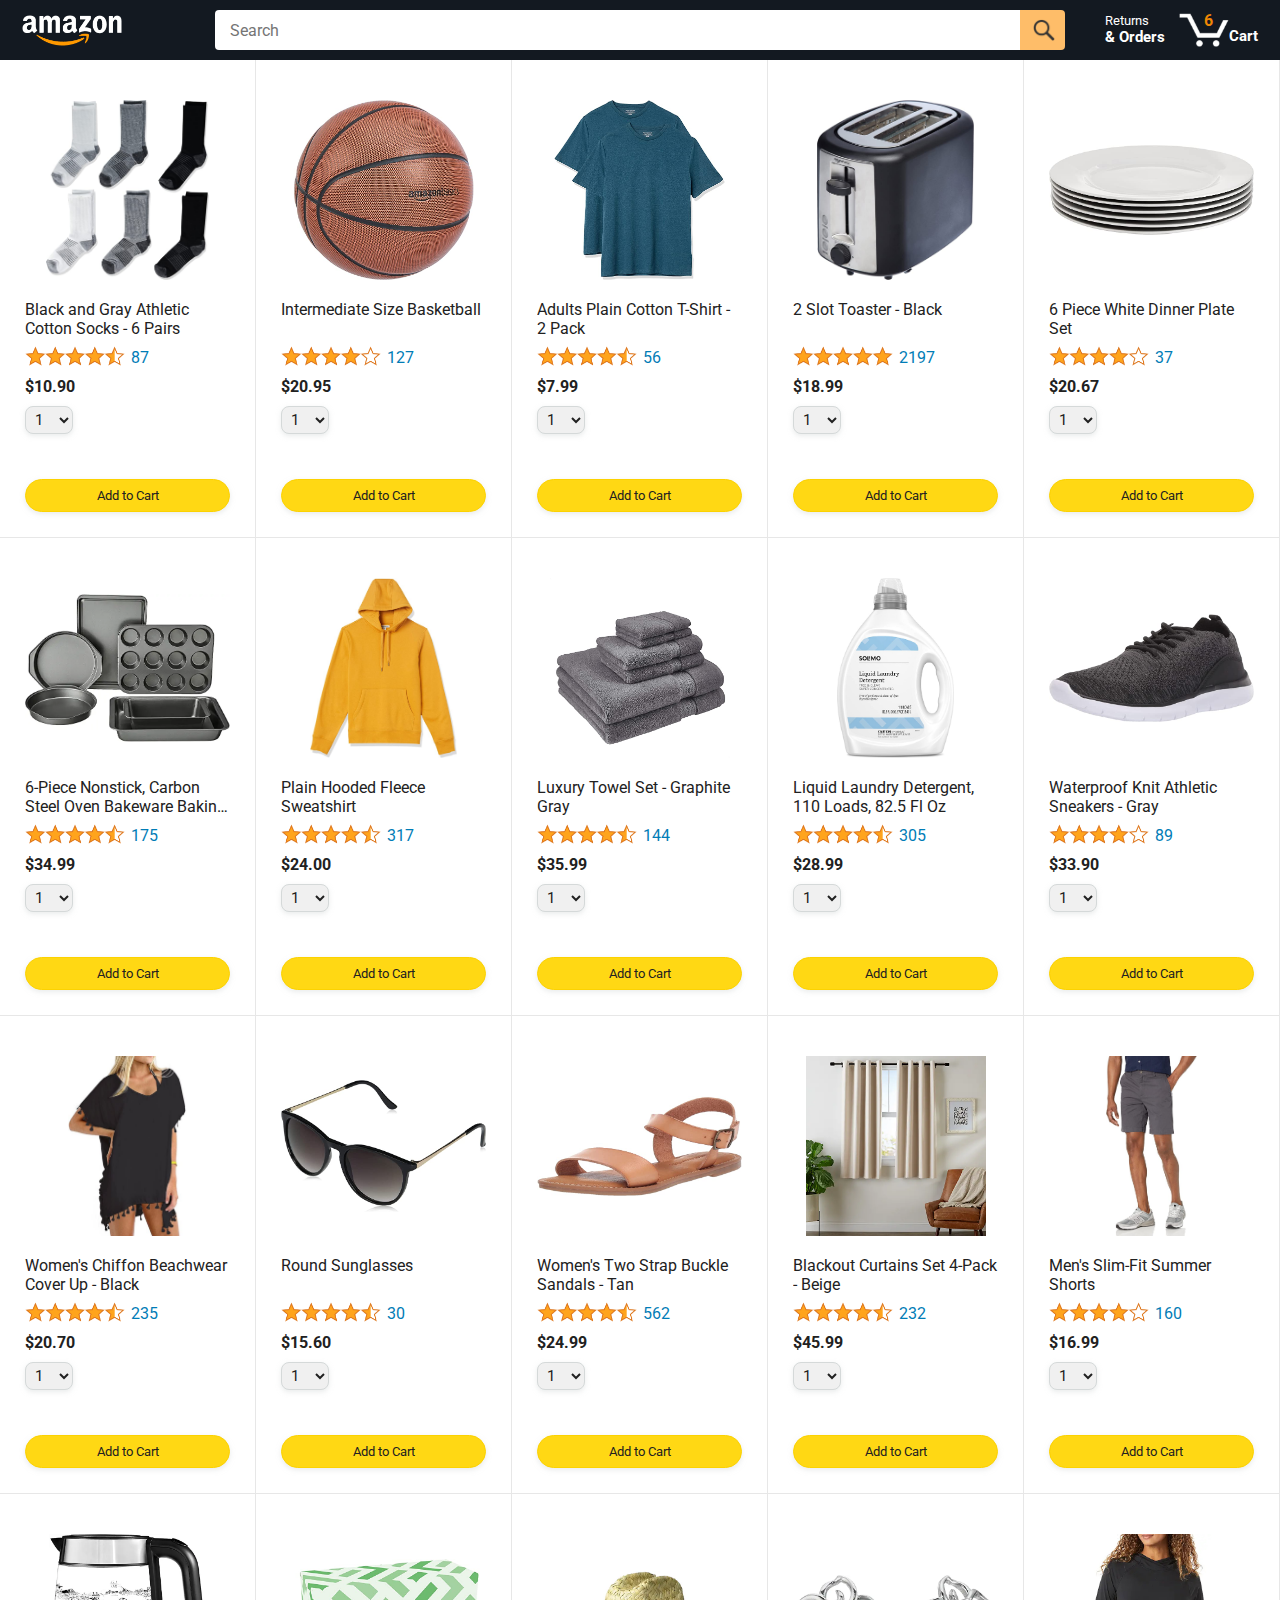
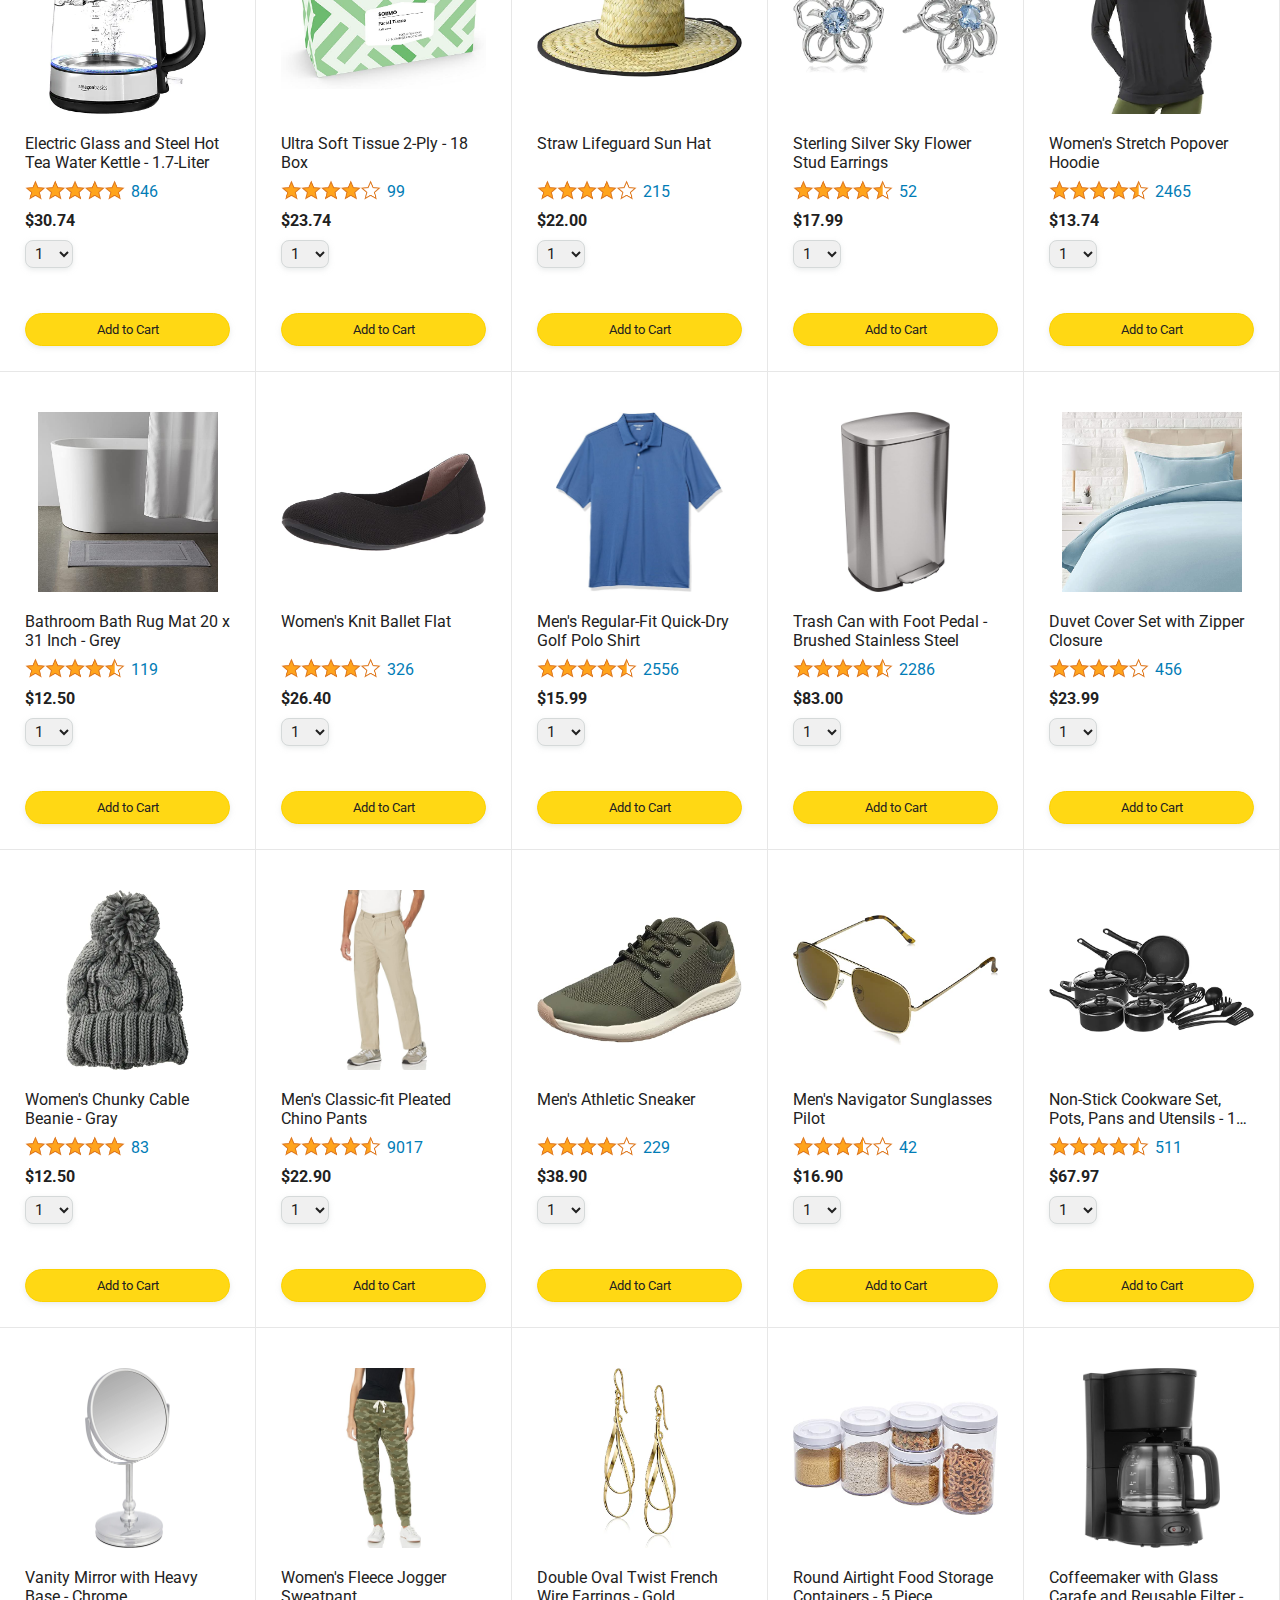
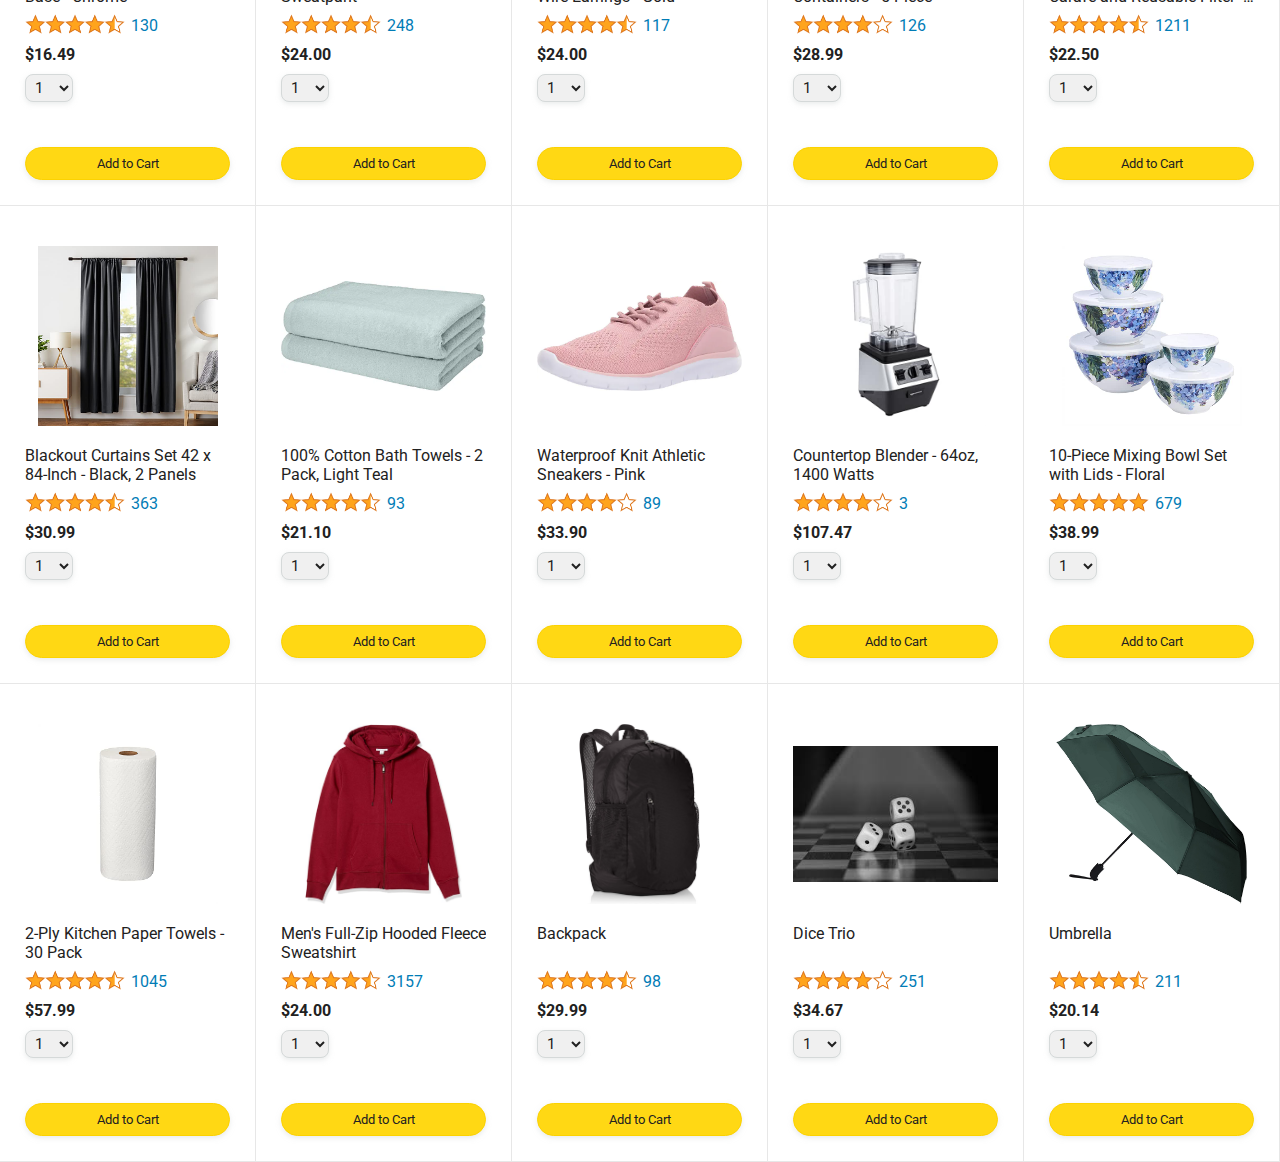
<file: index.html>
<!DOCTYPE html>
<html>
  <head>
    <title>Amazon Project</title>

    <!-- This code is needed for responsive design to work.
      (Responsive design = make the website look good on
      smaller screen sizes like a phone or a tablet). -->
    <meta name="viewport" content="width=device-width, initial-scale=1">

    <!-- Load a font called Roboto from Google Fonts. -->
    <link rel="preconnect" href="https://fonts.googleapis.com">
    <link rel="preconnect" href="https://fonts.gstatic.com" crossorigin>
    <link href="https://fonts.googleapis.com/css2?family=Roboto:wght@400;500;700&display=swap" rel="stylesheet">

    <!-- Here are the CSS files for this page. -->
    <link rel="stylesheet" href="styles/shared/general.css">
    <link rel="stylesheet" href="styles/shared/amazon-header.css">
    <link rel="stylesheet" href="styles/pages/amazon.css">
  </head>
  <body>
    <div class="amazon-header">
      <div class="amazon-header-left-section">
        <a href="amazon.html" class="header-link">
          <img class="amazon-logo"
            src="images/amazon-logo-white.png">
          <img class="amazon-mobile-logo"
            src="images/amazon-mobile-logo-white.png">
        </a>
      </div>

      <div class="amazon-header-middle-section">
        <input class="search-bar" type="text" placeholder="Search">

        <button class="search-button">
          <img class="search-icon" src="images/icons/search-icon.png">
        </button>
      </div>

      <div class="amazon-header-right-section">
        <a class="orders-link header-link" href="orders.html">
          <span class="returns-text">Returns</span>
          <span class="orders-text">& Orders</span>
        </a>

        <a class="cart-link header-link" href="checkout.html">
          <img class="cart-icon" src="images/icons/cart-icon.png">
          <div class="cart-quantity js-cart-quantity"></div>
          <div class="cart-text">Cart</div>
        </a>
      </div>
    </div>
    
    <div class="main">
      <div class="products-grid">
        <!-- HTML generated using javascript -->
      </div>
    </div>


    <!-- <script src="data/products.js"></script> -->
    <script type="module" src="scripts/amazon.js"></script>
  </body>
</html>
</file>
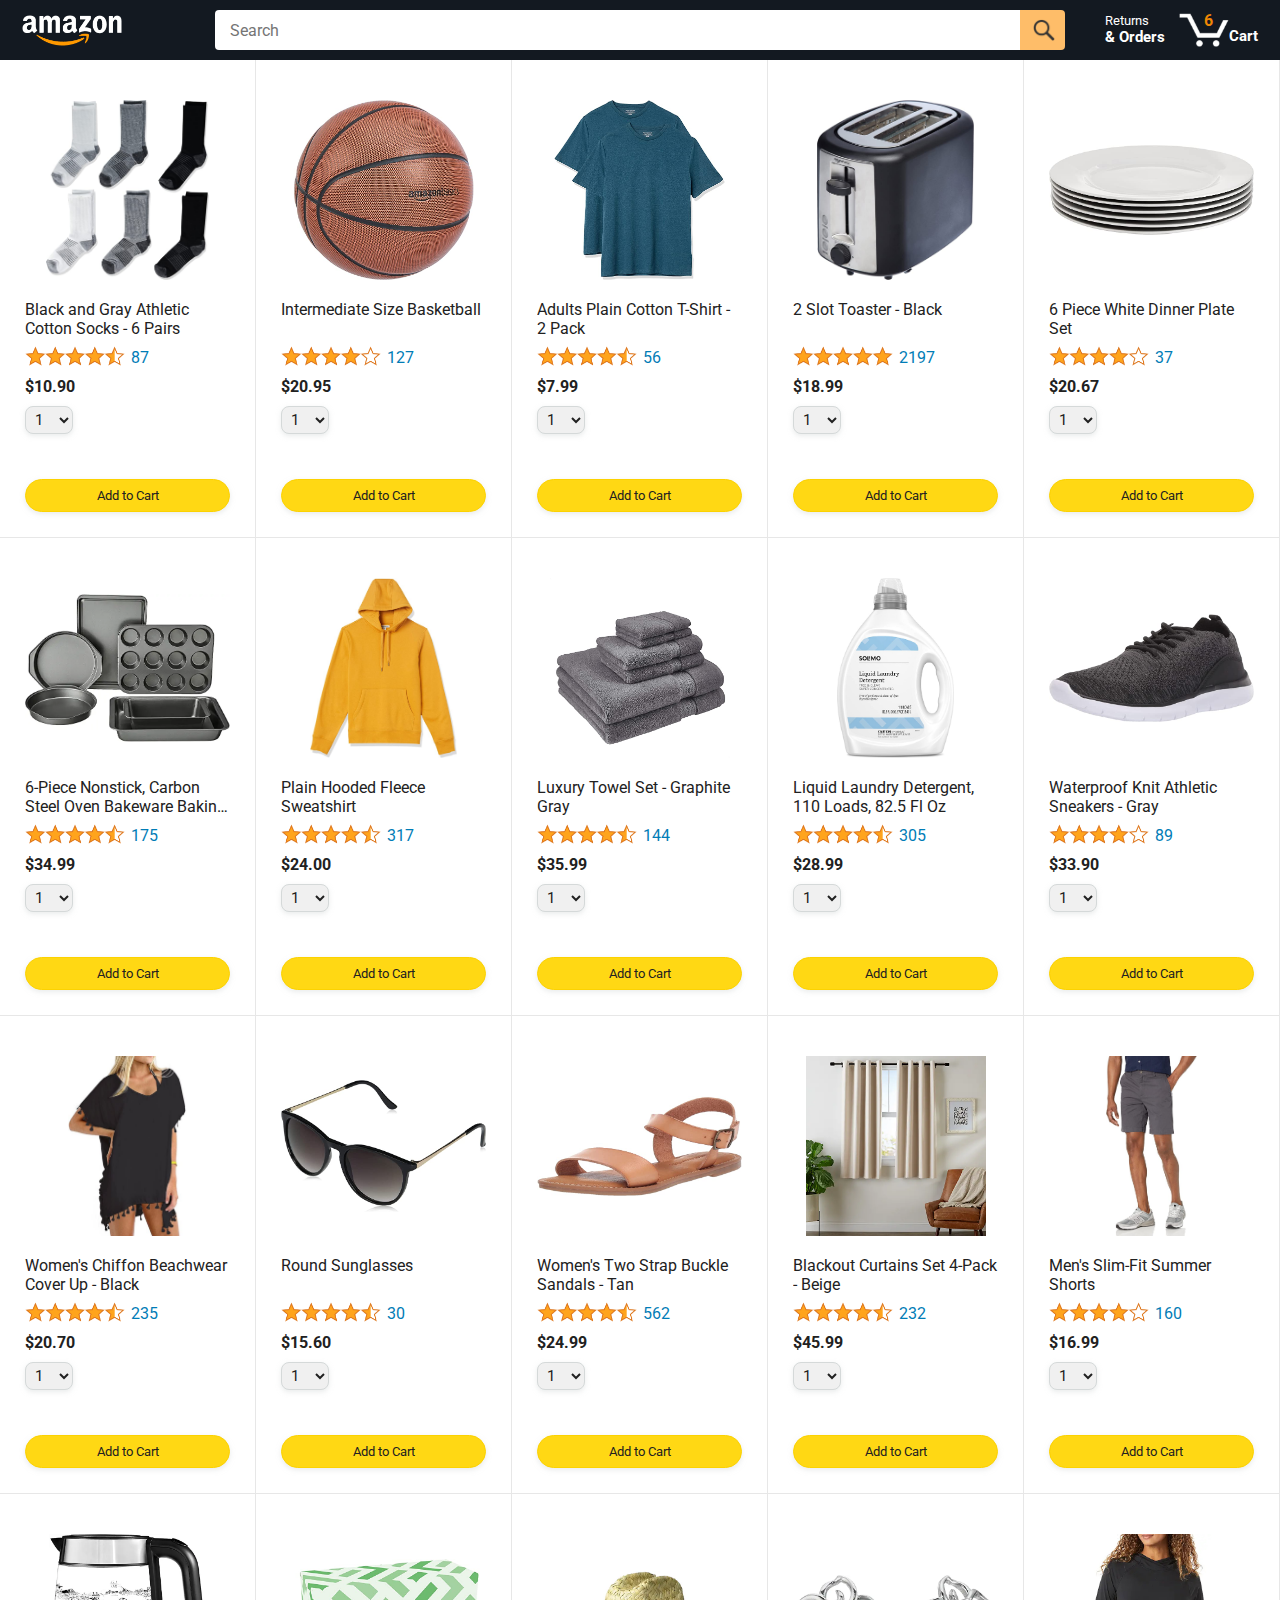
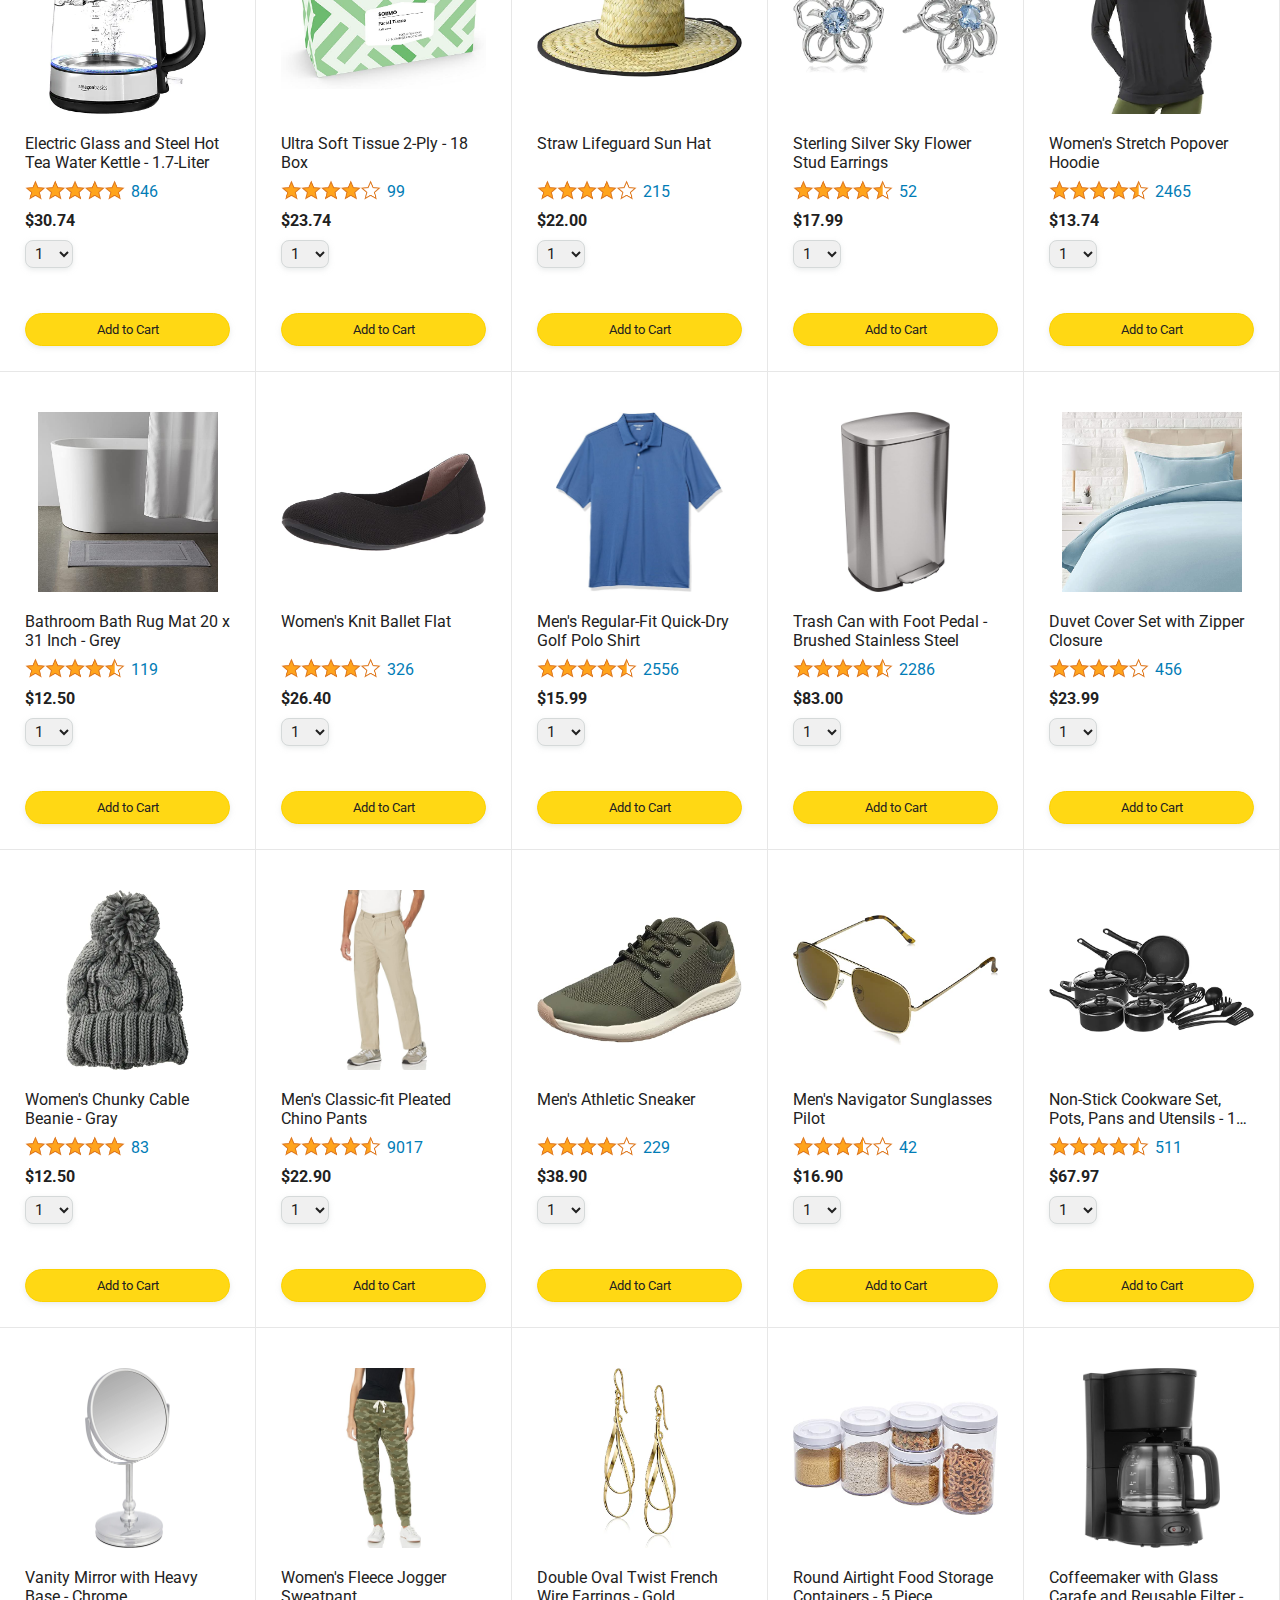
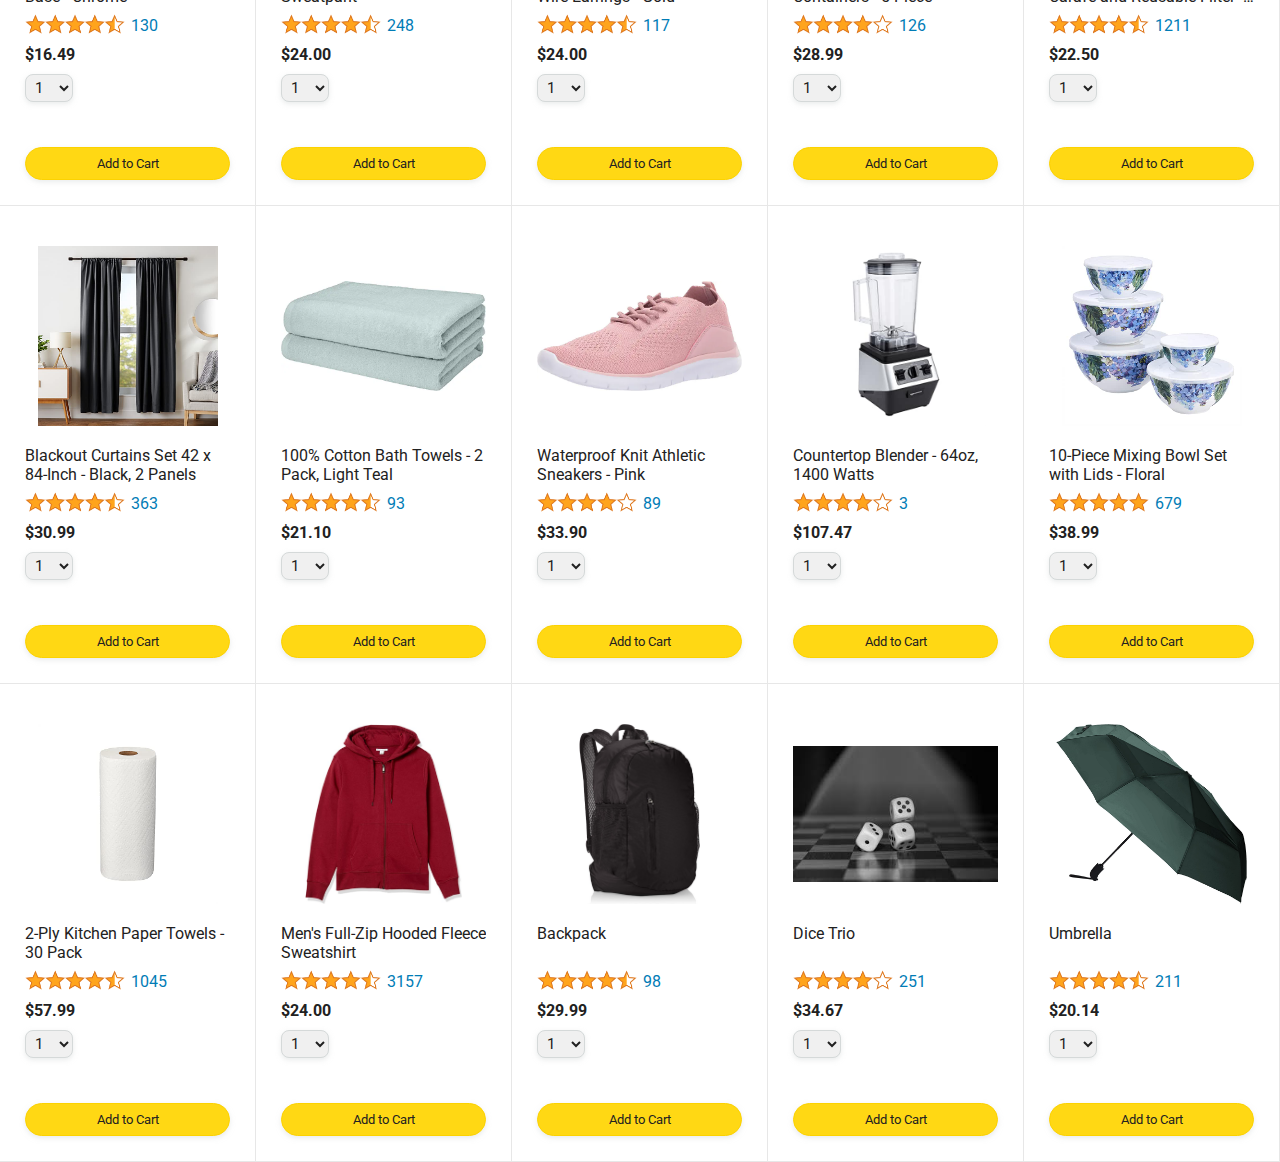
<file: amazon.html>
<!DOCTYPE html>
<html>
  <head>
    <title>Amazon Project</title>

    <!-- This code is needed for responsive design to work.
      (Responsive design = make the website look good on
      smaller screen sizes like a phone or a tablet). -->
    <meta name="viewport" content="width=device-width, initial-scale=1">

    <!-- Load a font called Roboto from Google Fonts. -->
    <link rel="preconnect" href="https://fonts.googleapis.com">
    <link rel="preconnect" href="https://fonts.gstatic.com" crossorigin>
    <link href="https://fonts.googleapis.com/css2?family=Roboto:wght@400;500;700&display=swap" rel="stylesheet">

    <!-- Here are the CSS files for this page. -->
    <link rel="stylesheet" href="styles/shared/general.css">
    <link rel="stylesheet" href="styles/shared/amazon-header.css">
    <link rel="stylesheet" href="styles/pages/amazon.css">
  </head>
  <body>
    <div class="amazon-header">
      <div class="amazon-header-left-section">
        <a href="amazon.html" class="header-link">
          <img class="amazon-logo"
            src="images/amazon-logo-white.png">
          <img class="amazon-mobile-logo"
            src="images/amazon-mobile-logo-white.png">
        </a>
      </div>

      <div class="amazon-header-middle-section">
        <input class="search-bar" type="text" placeholder="Search">

        <button class="search-button">
          <img class="search-icon" src="images/icons/search-icon.png">
        </button>
      </div>

      <div class="amazon-header-right-section">
        <a class="orders-link header-link" href="orders.html">
          <span class="returns-text">Returns</span>
          <span class="orders-text">& Orders</span>
        </a>

        <a class="cart-link header-link" href="checkout.html">
          <img class="cart-icon" src="images/icons/cart-icon.png">
          <div class="cart-quantity js-cart-quantity"></div>
          <div class="cart-text">Cart</div>
        </a>
      </div>
    </div>
    
    <div class="main">
      <div class="products-grid">
        <!-- HTML generated using javascript -->
      </div>
    </div>


    <!-- <script src="data/products.js"></script> -->
    <script type="module" src="scripts/amazon.js"></script>
  </body>
</html>
</file>
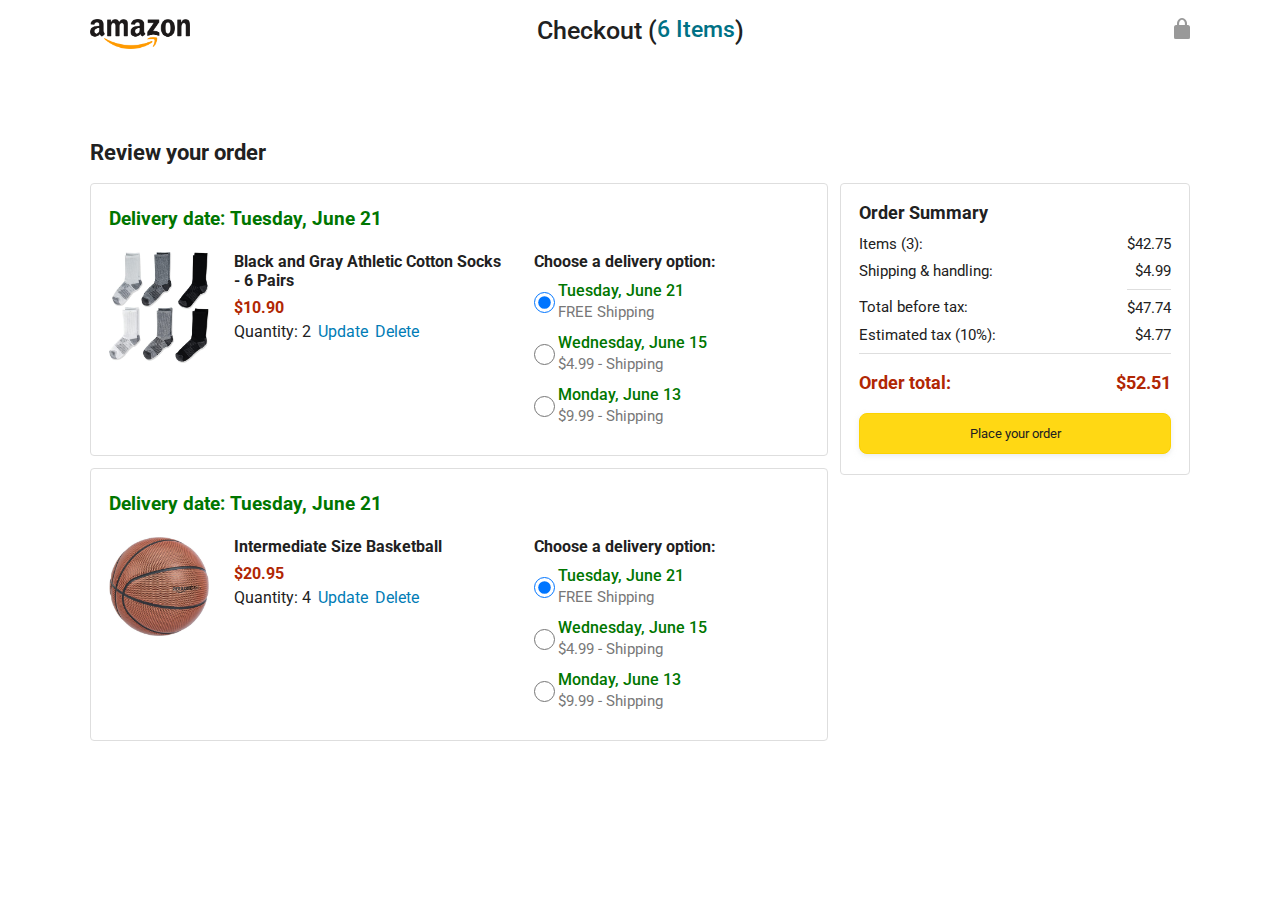
<file: checkout.html>
<!DOCTYPE html>
<html>
  <head>
    <title>Checkout</title>

    <!-- This code is needed for responsive design to work.
      (Responsive design = make the website look good on
      smaller screen sizes like a phone or a tablet). -->
    <meta name="viewport" content="width=device-width, initial-scale=1">

    <!-- Load a font called Roboto from Google Fonts. -->
    <link rel="preconnect" href="https://fonts.googleapis.com">
    <link rel="preconnect" href="https://fonts.gstatic.com" crossorigin>
    <link href="https://fonts.googleapis.com/css2?family=Roboto:wght@400;500;700&display=swap" rel="stylesheet">

    <!-- Here are the CSS files for this page. -->
    <link rel="stylesheet" href="styles/shared/general.css">
    <link rel="stylesheet" href="styles/pages/checkout/checkout-header.css">
    <link rel="stylesheet" href="styles/pages/checkout/checkout.css">
  </head>
  <body>
    <div class="checkout-header">
      <div class="header-content">
        <div class="checkout-header-left-section">
          <a href="amazon.html">
            <img class="amazon-logo" src="images/amazon-logo.png">
            <img class="amazon-mobile-logo" src="images/amazon-mobile-logo.png">
          </a>
        </div>

        <div class="checkout-header-middle-section ">
          Checkout (<a class="return-to-home-link js-return-to-home-link"
            href="amazon.html"></a>)
            <!-- Checkout() -->
        </div>

        <div class="checkout-header-right-section">
          <img src="images/icons/checkout-lock-icon.png">
        </div>
      </div>
    </div>

    <div class="main">
      <div class="page-title">Review your order</div>

      <div class="checkout-grid">
        <div class="order-summary js-order-summary">

        </div>

        <div class="payment-summary">
          <div class="payment-summary-title">
            Order Summary
          </div>

          <div class="payment-summary-row">
            <div>Items (3):</div>
            <div class="payment-summary-money">$42.75</div>
          </div>

          <div class="payment-summary-row">
            <div>Shipping &amp; handling:</div>
            <div class="payment-summary-money">$4.99</div>
          </div>

          <div class="payment-summary-row subtotal-row">
            <div>Total before tax:</div>
            <div class="payment-summary-money">$47.74</div>
          </div>

          <div class="payment-summary-row">
            <div>Estimated tax (10%):</div>
            <div class="payment-summary-money">$4.77</div>
          </div>

          <div class="payment-summary-row total-row">
            <div>Order total:</div>
            <div class="payment-summary-money">$52.51</div>
          </div>

          <button class="place-order-button button-primary">
            Place your order
          </button>
        </div>
      </div>
    </div>
    <script type="module" src="./scripts/checkout.js"></script>
  </body>
</html>
</file>
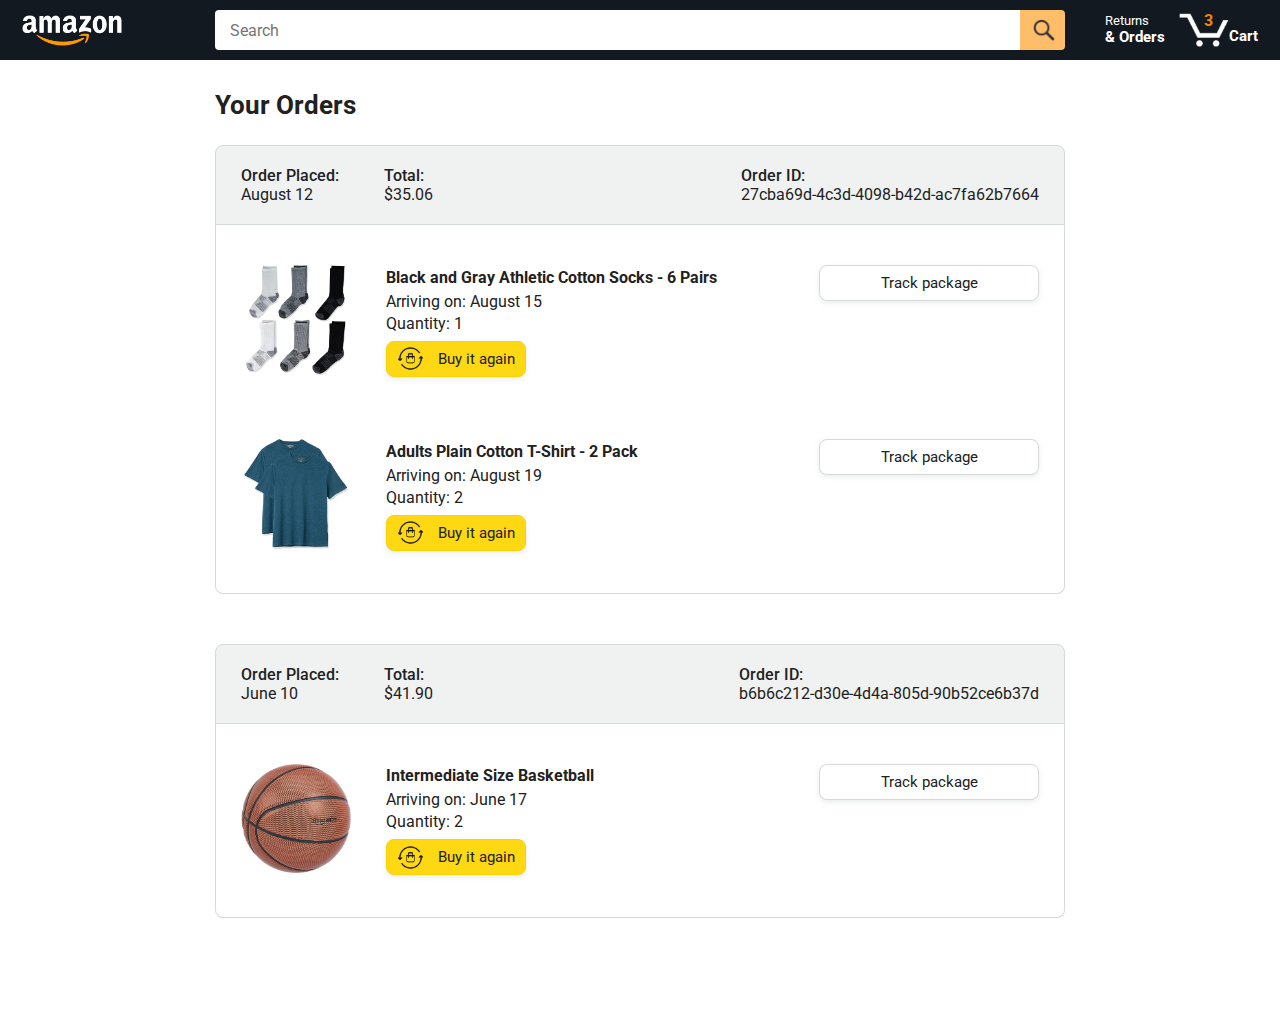
<file: orders.html>
<!DOCTYPE html>
<html>
  <head>
    <title>Orders</title>

    <!-- This code is needed for responsive design to work.
      (Responsive design = make the website look good on
      smaller screen sizes like a phone or a tablet). -->
    <meta name="viewport" content="width=device-width, initial-scale=1">

    <!-- Load a font called Roboto from Google Fonts. -->
    <link rel="preconnect" href="https://fonts.googleapis.com">
    <link rel="preconnect" href="https://fonts.gstatic.com" crossorigin>
    <link href="https://fonts.googleapis.com/css2?family=Roboto:wght@400;500;700&display=swap" rel="stylesheet">

    <!-- Here are the CSS files for this page. -->
    <link rel="stylesheet" href="styles/shared/general.css">
    <link rel="stylesheet" href="styles/shared/amazon-header.css">
    <link rel="stylesheet" href="styles/pages/orders.css">
  </head>
  <body>
    <div class="amazon-header">
      <div class="amazon-header-left-section">
        <a href="amazon.html" class="header-link">
          <img class="amazon-logo"
            src="images/amazon-logo-white.png">
          <img class="amazon-mobile-logo"
            src="images/amazon-mobile-logo-white.png">
        </a>
      </div>

      <div class="amazon-header-middle-section">
        <input class="search-bar" type="text" placeholder="Search">

        <button class="search-button">
          <img class="search-icon" src="images/icons/search-icon.png">
        </button>
      </div>

      <div class="amazon-header-right-section">
        <a class="orders-link header-link" href="orders.html">
          <span class="returns-text">Returns</span>
          <span class="orders-text">& Orders</span>
        </a>

        <a class="cart-link header-link" href="checkout.html">
          <img class="cart-icon" src="images/icons/cart-icon.png">
          <div class="cart-quantity">3</div>
          <div class="cart-text">Cart</div>
        </a>
      </div>
    </div>

    <div class="main">
      <div class="page-title">Your Orders</div>

      <div class="orders-grid">
        <div class="order-container">
          
          <div class="order-header">
            <div class="order-header-left-section">
              <div class="order-date">
                <div class="order-header-label">Order Placed:</div>
                <div>August 12</div>
              </div>
              <div class="order-total">
                <div class="order-header-label">Total:</div>
                <div>$35.06</div>
              </div>
            </div>

            <div class="order-header-right-section">
              <div class="order-header-label">Order ID:</div>
              <div>27cba69d-4c3d-4098-b42d-ac7fa62b7664</div>
            </div>
          </div>

          <div class="order-details-grid">
            <div class="product-image-container">
              <img src="images/products/athletic-cotton-socks-6-pairs.jpg">
            </div>

            <div class="product-details">
              <div class="product-name">
                Black and Gray Athletic Cotton Socks - 6 Pairs
              </div>
              <div class="product-delivery-date">
                Arriving on: August 15
              </div>
              <div class="product-quantity">
                Quantity: 1
              </div>
              <button class="buy-again-button button-primary">
                <img class="buy-again-icon" src="images/icons/buy-again.png">
                <span class="buy-again-message">Buy it again</span>
              </button>
            </div>

            <div class="product-actions">
              <a href="tracking.html">
                <button class="track-package-button button-secondary">
                  Track package
                </button>
              </a>
            </div>

            <div class="product-image-container">
              <img src="images/products/adults-plain-cotton-tshirt-2-pack-teal.jpg">
            </div>

            <div class="product-details">
              <div class="product-name">
                Adults Plain Cotton T-Shirt - 2 Pack
              </div>
              <div class="product-delivery-date">
                Arriving on: August 19
              </div>
              <div class="product-quantity">
                Quantity: 2
              </div>
              <button class="buy-again-button button-primary">
                <img class="buy-again-icon" src="images/icons/buy-again.png">
                <span class="buy-again-message">Buy it again</span>
              </button>
            </div>

            <div class="product-actions">
              <a href="tracking.html">
                <button class="track-package-button button-secondary">
                  Track package
                </button>
              </a>
            </div>
          </div>
        </div>

        <div class="order-container">

          <div class="order-header">
            <div class="order-header-left-section">
              <div class="order-date">
                <div class="order-header-label">Order Placed:</div>
                <div>June 10</div>
              </div>
              <div class="order-total">
                <div class="order-header-label">Total:</div>
                <div>$41.90</div>
              </div>
            </div>

            <div class="order-header-right-section">
              <div class="order-header-label">Order ID:</div>
              <div>b6b6c212-d30e-4d4a-805d-90b52ce6b37d</div>
            </div>
          </div>

          <div class="order-details-grid">
            <div class="product-image-container">
              <img src="images/products/intermediate-composite-basketball.jpg">
            </div>

            <div class="product-details">
              <div class="product-name">
                Intermediate Size Basketball
              </div>
              <div class="product-delivery-date">
                Arriving on: June 17
              </div>
              <div class="product-quantity">
                Quantity: 2
              </div>
              <button class="buy-again-button button-primary">
                <img class="buy-again-icon" src="images/icons/buy-again.png">
                <span class="buy-again-message">Buy it again</span>
              </button>
            </div>

            <div class="product-actions">
              <a href="tracking.html">
                <button class="track-package-button button-secondary">
                  Track package
                </button>
              </a>
            </div>
          </div>
        </div>
      </div>
    </div>
  </body>
</html>
</file>
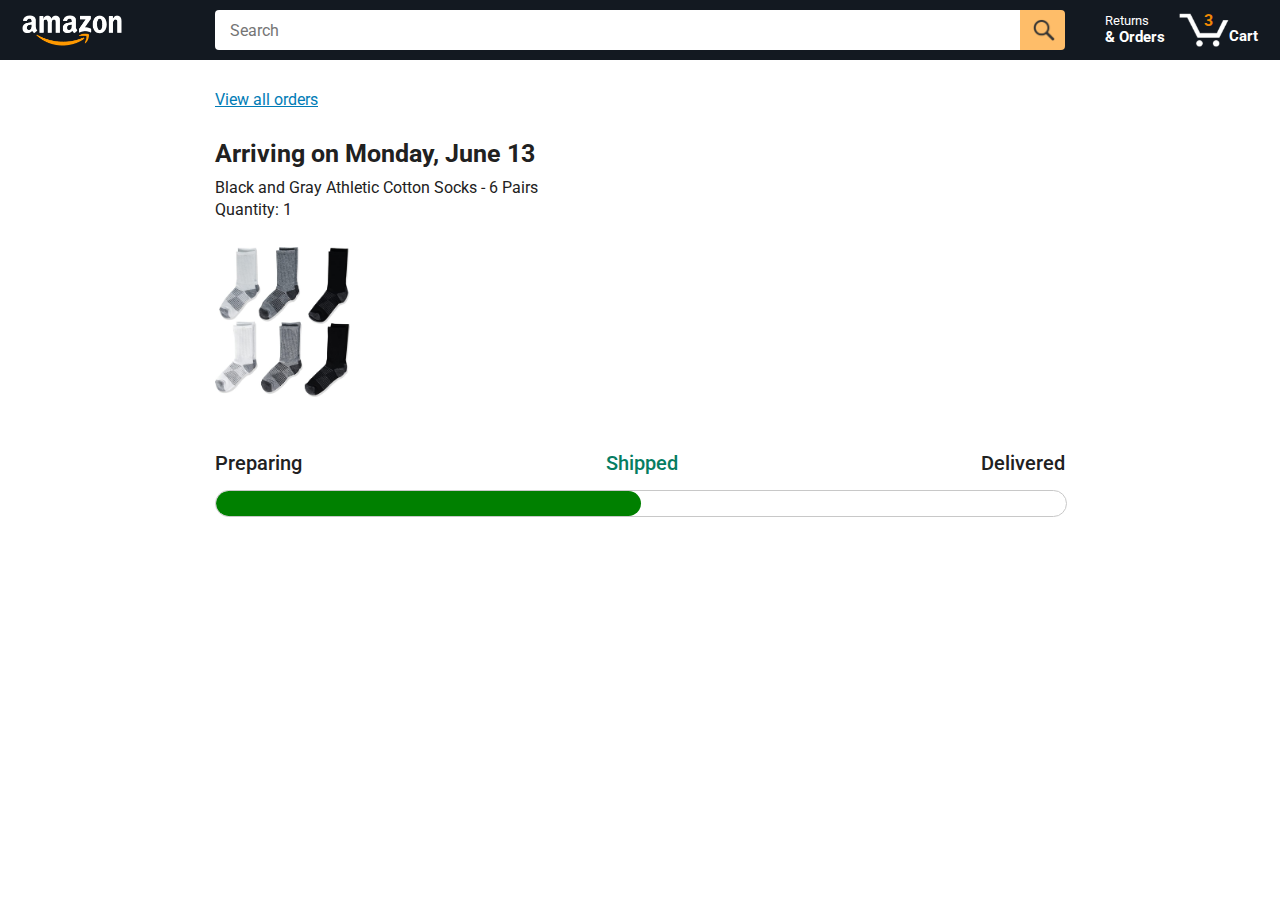
<file: tracking.html>
<!DOCTYPE html>
<html>
  <head>
    <title>Tracking</title>

    <!-- This code is needed for responsive design to work.
      (Responsive design = make the website look good on
      smaller screen sizes like a phone or a tablet). -->
    <meta name="viewport" content="width=device-width, initial-scale=1">

    <!-- Load a font called Roboto from Google Fonts. -->
    <link rel="preconnect" href="https://fonts.googleapis.com">
    <link rel="preconnect" href="https://fonts.gstatic.com" crossorigin>
    <link href="https://fonts.googleapis.com/css2?family=Roboto:wght@400;500;700&display=swap" rel="stylesheet">

    <!-- Here are the CSS files for this page. -->
    <link rel="stylesheet" href="styles/shared/general.css">
    <link rel="stylesheet" href="styles/shared/amazon-header.css">
    <link rel="stylesheet" href="styles/pages/tracking.css">
  </head>
  <body>
    <div class="amazon-header">
      <div class="amazon-header-left-section">
        <a href="amazon.html" class="header-link">
          <img class="amazon-logo"
            src="images/amazon-logo-white.png">
          <img class="amazon-mobile-logo"
            src="images/amazon-mobile-logo-white.png">
        </a>
      </div>

      <div class="amazon-header-middle-section">
        <input class="search-bar" type="text" placeholder="Search">

        <button class="search-button">
          <img class="search-icon" src="images/icons/search-icon.png">
        </button>
      </div>

      <div class="amazon-header-right-section">
        <a class="orders-link header-link" href="orders.html">
          <span class="returns-text">Returns</span>
          <span class="orders-text">& Orders</span>
        </a>

        <a class="cart-link header-link" href="checkout.html">
          <img class="cart-icon" src="images/icons/cart-icon.png">
          <div class="cart-quantity">3</div>
          <div class="cart-text">Cart</div>
        </a>
      </div>
    </div>

    <div class="main">
      <div class="order-tracking">
        <a class="back-to-orders-link link-primary" href="orders.html">
          View all orders
        </a>

        <div class="delivery-date">
          Arriving on Monday, June 13
        </div>

        <div class="product-info">
          Black and Gray Athletic Cotton Socks - 6 Pairs
        </div>

        <div class="product-info">
          Quantity: 1
        </div>

        <img class="product-image" src="images/products/athletic-cotton-socks-6-pairs.jpg">

        <div class="progress-labels-container">
          <div class="progress-label">
            Preparing
          </div>
          <div class="progress-label current-status">
            Shipped
          </div>
          <div class="progress-label">
            Delivered
          </div>
        </div>

        <div class="progress-bar-container">
          <div class="progress-bar"></div>
        </div>
      </div>
    </div>
  </body>
</html>
</file>
<file: styles/shared/general.css>
body {
  font-family: Roboto, Arial;
  color: rgb(33, 33, 33);
  /* The <body> element has a default margin of 8px
     on all sides. This removes the default margins. */
  margin: 0;
}

/* <p> elements have a default margin on the top
   and bottom. This removes the default margins. */
p {
  margin: 0;
}

button {
  cursor: pointer;
}

select {
  cursor: pointer;
}

input, select, button {
  font-family: Roboto, Arial;
}

.button-primary {
  color: rgb(33, 33, 33);
  background-color: rgb(255, 216, 20);
  border: 1px solid rgb(252, 210, 0);
  border-radius: 8px;
  cursor: pointer;
  box-shadow: 0 2px 5px rgba(213, 217, 217, 0.5);
}

.button-primary:hover {
  background-color: rgb(247, 202, 0);
  border: 1px solid rgb(242, 194, 0);
}

.button-primary:active {
  background: rgb(255, 216, 20);
  border-color: rgb(252, 210, 0);
  box-shadow: none;
}

.button-secondary {
  color: rgb(33, 33, 33);
  background: white;
  border: 1px solid rgb(213, 217, 217);
  border-radius: 8px;
  cursor: pointer;
  box-shadow: 0 2px 5px rgba(213, 217, 217, 0.5);
}

.button-secondary:hover {
  background-color: rgb(247, 250, 250);
}

.button-secondary:active {
  background-color: rgb(237, 253, 255);
  box-shadow: none;
}

/* These styles will limit text to 2 lines. Anything
   beyond 2 lines will be replaced with "..."
   You can find this code by using an A.I. tool or by
   searching in Google.
   https://css-tricks.com/almanac/properties/l/line-clamp/ */
.limit-text-to-2-lines {
  display: -webkit-box;
  -webkit-line-clamp: 2;
  -webkit-box-orient: vertical;
  overflow: hidden;
}

.link-primary {
  color: rgb(1, 124, 182);
  cursor: pointer;
}

.link-primary:hover {
  color: rgb(196, 80, 0);
}

/* Styles for dropdown selectors. */
select {
  color: rgb(33, 33, 33);
  background-color: rgb(240, 240, 240);
  border: 1px solid rgb(213, 217, 217);
  border-radius: 8px;
  padding: 3px 5px;
  font-size: 15px;
  cursor: pointer;
  box-shadow: 0 2px 5px rgba(213, 217, 217, 0.5);
}

select:focus,
input:focus {
  outline: 2px solid rgb(255, 153, 0);
}
</file>
<file: styles/shared/amazon-header.css>
.amazon-header {
  background-color: rgb(19, 25, 33);
  color: white;
  padding-left: 15px;
  padding-right: 15px;

  display: flex;
  align-items: center;
  justify-content: space-between;

  position: fixed;
  top: 0;
  left: 0;
  right: 0;
  height: 60px;
}

.amazon-header-left-section {
  width: 180px;
}

@media (max-width: 800px) {
  .amazon-header-left-section {
    width: unset;
  }
}

.header-link {
  display: inline-block;
  padding: 6px;
  border-radius: 2px;
  cursor: pointer;
  text-decoration: none;
  border: 1px solid rgba(0, 0, 0, 0);
}

.header-link:hover {
  border: 1px solid white;
}

.amazon-logo {
  width: 100px;
  margin-top: 5px;
}

.amazon-mobile-logo {
  display: none;
}

@media (max-width: 575px) {
  .amazon-logo {
    display: none;
  }

  .amazon-mobile-logo {
    display: block;
    height: 35px;
    margin-top: 5px;
  }
}

.amazon-header-middle-section {
  flex: 1;
  max-width: 850px;
  margin-left: 10px;
  margin-right: 10px;
  display: flex;
}

.search-bar {
  flex: 1;
  width: 0;
  font-size: 16px;
  height: 38px;
  padding-left: 15px;
  border: none;
  border-top-left-radius: 4px;
  border-bottom-left-radius: 4px;
  border-top-right-radius: 0;
  border-bottom-right-radius: 0;
}

.search-button {
  background-color: rgb(254, 189, 105);
  border: none;
  width: 45px;
  height: 40px;
  border-top-right-radius: 4px;
  border-bottom-right-radius: 4px;
  flex-shrink: 0;
}

.search-icon {
  height: 22px;
  margin-left: 2px;
  margin-top: 3px;
}

.amazon-header-right-section {
  width: 180px;
  flex-shrink: 0;
  display: flex;
  justify-content: end;
}

.orders-link {
  color: white;
}

.returns-text {
  display: block;
  font-size: 13px;
}

.orders-text {
  display: block;
  font-size: 15px;
  font-weight: 700;
}

.cart-link {
  color: white;
  display: flex;
  align-items: center;
  position: relative;
}

.cart-icon {
  width: 50px;
}

.cart-text {
  margin-top: 12px;
  font-size: 15px;
  font-weight: 700;
}

.cart-quantity {
  color: rgb(240, 136, 4);
  font-size: 16px;
  font-weight: 700;

  position: absolute;
  top: 4px;
  left: 22px;
  
  width: 26px;
  text-align: center;
}
</file>
<file: styles/pages/amazon.css>
.main {
  margin-top: 60px;
}

.products-grid {
  display: grid;

  /* - In CSS Grid, 1fr means a column will take up the
       remaining space in the grid.
     - If we write 1fr 1fr ... 1fr; 8 times, this will
       divide the grid into 8 columns, each taking up an
       equal amount of the space.
     - repeat(8, 1fr); is a shortcut for repeating "1fr"
       8 times (instead of typing out "1fr" 8 times).
       repeat(...) is a special property that works with
       display: grid; */
  grid-template-columns: repeat(8, 1fr);
}

/* @media is used to create responsive design (making the
   website look good on any screen size). This @media
   means when the screen width is 2000px or less, we
   will divide the grid into 7 columns instead of 8. */
@media (max-width: 2000px) {
  .products-grid {
    grid-template-columns: repeat(7, 1fr);
  }
}

/* This @media means when the screen width is 1600px or
   less, we will divide the grid into 6 columns. */
@media (max-width: 1600px) {
  .products-grid {
    grid-template-columns: repeat(6, 1fr);
  }
}

@media (max-width: 1300px) {
  .products-grid {
    grid-template-columns: repeat(5, 1fr);
  }
}

@media (max-width: 1000px) {
  .products-grid {
    grid-template-columns: repeat(4, 1fr);
  }
}

@media (max-width: 800px) {
  .products-grid {
    grid-template-columns: repeat(3, 1fr);
  }
}

@media (max-width: 575px) {
  .products-grid {
    grid-template-columns: repeat(2, 1fr);
  }
}

@media (max-width: 450px) {
  .products-grid {
    grid-template-columns: 1fr;
  }
}

.product-container {
  padding-top: 40px;
  padding-bottom: 25px;
  padding-left: 25px;
  padding-right: 25px;

  border-right: 1px solid rgb(231, 231, 231);
  border-bottom: 1px solid rgb(231, 231, 231);

  display: flex;
  flex-direction: column;
}

.product-image-container {
  display: flex;
  justify-content: center;
  align-items: center;

  height: 180px;
  margin-bottom: 20px;
}

.product-image {
  /* Images will overflow their container by default. To
    prevent this, we set max-width and max-height to 100%
    so they stay inside their container. */
  max-width: 100%;
  max-height: 100%;
}

.product-name {
  height: 40px;
  margin-bottom: 5px;
}

.product-rating-container {
  display: flex;
  align-items: center;
  margin-bottom: 10px;
}

.product-rating-stars {
  width: 100px;
  margin-right: 6px;
}

.product-rating-count {
  color: rgb(1, 124, 182);
  cursor: pointer;
  margin-top: 3px;
}

.product-price {
  font-weight: 700;
  margin-bottom: 10px;
}

.product-quantity-container {
  margin-bottom: 17px;
}

.product-spacer {
  flex: 1;
}

.added-to-cart {
  color: rgb(6, 125, 98);
  font-size: 16px;

  display: flex;
  align-items: center;
  margin-bottom: 8px;

  /* At first, the "Added to cart" message will
     be invisible. Use JavaScript to change the
     opacity and make it visible. */
  opacity: 0;
}

.added-to-cart img {
  height: 20px;
  margin-right: 5px;
}

.add-to-cart-button {
  width: 100%;
  padding: 8px;
  border-radius: 50px;
}
.add-opacity{
  opacity: 1;
}
</file>
<file: styles/pages/checkout/checkout-header.css>
.checkout-header {
  height: 60px;
  padding-left: 30px;
  padding-right: 30px;
  background-color: white;

  display: flex;
  justify-content: center;

  position: fixed;
  top: 0;
  left: 0;
  right: 0;
  z-index: 1000;
}

.header-content {
  width: 100%;
  max-width: 1100px;

  display: flex;
  align-items: center;
}

.checkout-header-left-section {
  width: 150px;
}

.amazon-logo {
  width: 100px;
  margin-top: 12px;
}

.amazon-mobile-logo {
  display: none;
}

/* @media is used to create responsive design (making the
   website look good on any screen size). This @media
   means when the screen width is 575px or less, different
   styles (inside the {...}) will be applied. */
@media (max-width: 575px) {
  .checkout-header-left-section {
    width: auto;
  }

  .amazon-logo {
    display: none;
  }

  .amazon-mobile-logo {
    display: inline-block;
    height: 35px;
    margin-top: 5px;
  }
}

.checkout-header-middle-section {
  flex: 1;
  flex-shrink: 0;
  text-align: center;

  font-size: 25px;
  font-weight: 500;

  display: flex;
  justify-content: center;
}

.return-to-home-link {
  color: rgb(0, 113, 133);
  font-size: 23px;
  text-decoration: none;
  cursor: pointer;
}

@media (max-width: 1000px) {
  .checkout-header-middle-section {
    font-size: 20px;
    margin-right: 60px;
  }

  .return-to-home-link {
    font-size: 18px;
  }
}

@media (max-width: 575px) {
  .checkout-header-middle-section {
    margin-right: 5px;
  }
}

.checkout-header-right-section {
  text-align: right;
  width: 150px;
}

@media (max-width: 1000px) {
  .checkout-header-right-section {
    width: auto;
  }
}
</file>
<file: styles/pages/checkout/checkout.css>
.main {
  max-width: 1100px;
  padding-left: 30px;
  padding-right: 30px;

  margin-top: 140px;
  margin-bottom: 100px;

  /* margin-left: auto;
     margin-right auto;
     Is a trick for centering an element horizontally
     without needing a container. */
  margin-left: auto;
  margin-right: auto;
}

.page-title {
  font-weight: 700;
  font-size: 22px;
  margin-bottom: 18px;
}

.checkout-grid {
  display: grid;
  /* Here, 1fr means the first column will take
     up the remaining space in the grid. */
  grid-template-columns: 1fr 350px;
  column-gap: 12px;

  /* Use align-items: start; to prevent the elements
     in the grid from stretching vertically. */
  align-items: start;
}

@media (max-width: 1000px) {
  .main {
    max-width: 500px;
  }

  .checkout-grid {
    grid-template-columns: 1fr;
  }
}

.cart-item-container,
.payment-summary {
  border: 1px solid rgb(222, 222, 222);
  border-radius: 4px;
  padding: 18px;
}

.cart-item-container {
  margin-bottom: 12px;
}

.payment-summary {
  padding-bottom: 5px;
}

@media (max-width: 1000px) {
  .payment-summary {
    /* grid-row: 1 means this element will be placed into row
      1 in the grid. (Normally, the row that an element is
      placed in is determined by the order of the elements in
      the HTML. grid-row overrides this default ordering). */
    grid-row: 1;
    margin-bottom: 12px;
  }
}

.delivery-date {
  color: rgb(0, 118, 0);
  font-weight: 700;
  font-size: 19px;
  margin-top: 5px;
  margin-bottom: 22px;
}

.cart-item-details-grid {
  display: grid;
  /* 100px 1fr 1fr; means the 2nd and 3rd column will
     take up half the remaining space in the grid
     (they will divide up the remaining space evenly). */
  grid-template-columns: 100px 1fr 1fr;
  column-gap: 25px;
}

@media (max-width: 1000px) {
  .cart-item-details-grid {
    grid-template-columns: 100px 1fr;
    row-gap: 30px;
  }
}

.product-image {
  max-width: 100%;
  max-height: 120px;

  /* margin-left: auto;
     margin-right auto;
     Is a trick for centering an element horizontally
     without needing a container. */
  margin-left: auto;
  margin-right: auto;
}

.product-name {
  font-weight: 700;
  margin-bottom: 8px;
}

.product-price {
  color: rgb(177, 39, 4);
  font-weight: 700;
  margin-bottom: 5px;
}

.product-quantity .link-primary {
  margin-left: 3px;
}

@media (max-width: 1000px) {
  .delivery-options {
    /* grid-column: 1 means this element will be placed
       in column 1 in the grid. (Normally, the column that
       an element is placed in is determined by the order
       of the elements in the HTML. grid-column overrides
       this default ordering).
       
       / span 2 means this element will take up 2 columns
       in the grid (Normally, each element takes up 1
       column in the grid). */
    grid-column: 1 / span 2;
  }
}

.delivery-options-title {
  font-weight: 700;
  margin-bottom: 10px;
}

.delivery-option {
  display: grid;
  grid-template-columns: 24px 1fr;
  margin-bottom: 12px;
  cursor: pointer;
}

.delivery-option-input {
  margin-left: 0px;
  cursor: pointer;
}

.delivery-option-date {
  color: rgb(0, 118, 0);
  font-weight: 500;
  margin-bottom: 3px;
}

.delivery-option-price {
  color: rgb(120, 120, 120);
  font-size: 15px;
}

.payment-summary-title {
  font-weight: 700;
  font-size: 18px;
  margin-bottom: 12px;
}

.payment-summary-row {
  display: grid;
  /* 1fr auto; means the width of the 2nd column will be
     determined by the elements inside the column (auto).
     The 1st column will take up the remaining space. */
  grid-template-columns: 1fr auto;

  font-size: 15px;
  margin-bottom: 9px;
}

.payment-summary-money {
  text-align: right;
}

.subtotal-row .payment-summary-money {
  border-top: 1px solid rgb(222, 222, 222);
}

.subtotal-row div {
  padding-top: 9px;
}

.total-row {
  color: rgb(177, 39, 4);
  font-weight: 700;
  font-size: 18px;

  border-top: 1px solid rgb(222, 222, 222);
  padding-top: 18px;
}

.place-order-button {
  width: 100%;
  padding-top: 12px;
  padding-bottom: 12px;
  border-radius: 8px;

  margin-top: 11px;
  margin-bottom: 15px;
}
.quantity-input{
  width: 30px;
  display: none;
}
.save-quantity-link{
  display: none;
}
.is-editing-quantity {
  .quantity-input,
  .save-quantity-link
  {
    display: initial;
  }
}
</file>
<file: styles/pages/orders.css>
.main {
  max-width: 850px;
  margin-top: 90px;
  margin-bottom: 100px;
  padding-left: 20px;
  padding-right: 20px;

  /* margin-left: auto;
     margin-right auto;
     Is a trick for centering an element horizontally
     without needing a container. */
  margin-left: auto;
  margin-right: auto;
}

.page-title {
  font-weight: 700;
  font-size: 26px;
  margin-bottom: 25px;
}

.orders-grid {
  display: grid;
  grid-template-columns: 1fr;
  row-gap: 50px;
}

.order-header {
  background-color: rgb(240, 242, 242);
  border: 1px solid rgb(213, 217, 217);

  display: flex;
  align-items: center;
  justify-content: space-between;

  padding: 20px 25px;
  border-top-left-radius: 8px;
  border-top-right-radius: 8px;
}

.order-header-left-section {
  display: flex;
  flex-shrink: 0;
}

.order-header-label {
  font-weight: 500;
}

.order-date,
.order-total {
  margin-right: 45px;
}

.order-header-right-section {
  flex-shrink: 1;
}

@media (max-width: 575px) {
  .order-header {
    flex-direction: column;
    align-items: start;
    line-height: 23px;
    padding: 15px;
  }

  .order-header-left-section {
    flex-direction: column;
  }

  .order-header-label {
    margin-right: 5px;
  }

  .order-date,
  .order-total {
    display: grid;
    grid-template-columns: auto 1fr;
    margin-right: 0;
  }

  .order-header-right-section {
    display: grid;
    grid-template-columns: auto 1fr;
  }
}

.order-details-grid {
  padding: 40px 25px;
  border: 1px solid rgb(213, 217, 217);
  border-top: none;
  border-bottom-left-radius: 8px;
  border-bottom-right-radius: 8px;

  display: grid;
  grid-template-columns: 110px 1fr 220px;
  column-gap: 35px;
  row-gap: 60px;
  align-items: center;
}

@media (max-width: 800px) {
  .order-details-grid {
    grid-template-columns: 110px 1fr;
    row-gap: 0;
    padding-bottom: 8px;
  }
}

@media (max-width: 450px) {
  .order-details-grid {
    grid-template-columns: 1fr;
  }
}

.product-image-container {
  text-align: center;
}

.product-image-container img {
  max-width: 110px;
  max-height: 110px;
}

.product-name {
  font-weight: 700;
  margin-bottom: 5px;
}

.product-delivery-date {
  margin-bottom: 3px;
}

.product-quantity {
  margin-bottom: 8px;
}

.buy-again-button {
  font-size: 15px;
  width: 140px;
  height: 36px;
  border-radius: 8px;

  display: flex;
  align-items: center;
  justify-content: center;
}

.buy-again-icon {
  width: 25px;
  margin-right: 15px;
}

.product-actions {
  align-self: start;
}

.track-package-button {
  width: 100%;
  font-size: 15px;
  padding: 8px;
}

@media (max-width: 800px) {
  .buy-again-button {
    margin-bottom: 10px;
  }

  .product-actions {
    /* grid-column: 2 means this element will be placed
       in column 2 in the grid. (Normally, the column that
       an element is placed in is determined by the order
       of the elements in the HTML. grid-column overrides
       this default ordering). */
    grid-column: 2;
    margin-bottom: 30px;
  }

  .track-package-button {
    width: 140px;
  }
}

@media (max-width: 450px) {
  .product-image-container {
    text-align: center;
    margin-bottom: 25px;
  }

  .product-image-container img {
    max-width: 150px;
    max-height: 150px;
  }

  .product-name {
    margin-bottom: 10px;
  }

  .product-quantity {
    margin-bottom: 15px;
  }

  .buy-again-button {
    width: 100%;
    margin-bottom: 15px;
  }

  .product-actions {
    /* grid-column: auto; undos grid-column: 2; from above.
       This element will now be placed in its normal column
       in the grid. */
    grid-column: auto;
    margin-bottom: 70px;
  }

  .track-package-button {
    width: 100%;
    padding: 12px;
  }
}
</file>
<file: styles/pages/tracking.css>
.main {
  max-width: 850px;
  margin-top: 90px;
  margin-bottom: 100px;
  padding-left: 30px;
  padding-right: 30px;

  /* margin-left: auto;
     margin-right auto;
     Is a trick for centering an element horizontally
     without needing a container. */
  margin-left: auto;
  margin-right: auto;
}

.back-to-orders-link {
  display: inline-block;
  margin-bottom: 30px;
}

.delivery-date {
  font-size: 25px;
  font-weight: 700;
  margin-bottom: 10px;
}

.product-info {
  margin-bottom: 3px;
}

.product-image {
  max-width: 150px;
  max-height: 150px;
  margin-top: 25px;
  margin-bottom: 50px;
}

.progress-labels-container {
  display: flex;
  justify-content: space-between;
  font-size: 20px;
  font-weight: 500;
  margin-bottom: 15px;
}

.current-status {
  color: rgb(6, 125, 98);
}

@media (max-width: 575px) {
  .progress-labels-container {
    font-size: 16px;
  }
}

@media (max-width: 450px) {
  .progress-labels-container {
    flex-direction: column;
    margin-bottom: 5px;
  }

  .progress-label {
    margin-bottom: 3px;
  }
}

.progress-bar-container {
  height: 25px;
  width: 100%;

  border: 1px solid rgb(200, 200, 200);
  border-radius: 50px;
  overflow: hidden;
}

.progress-bar {
  height: 100%;
  background-color: green;
  border-radius: 50px;
  width: 50%;
}
</file>
